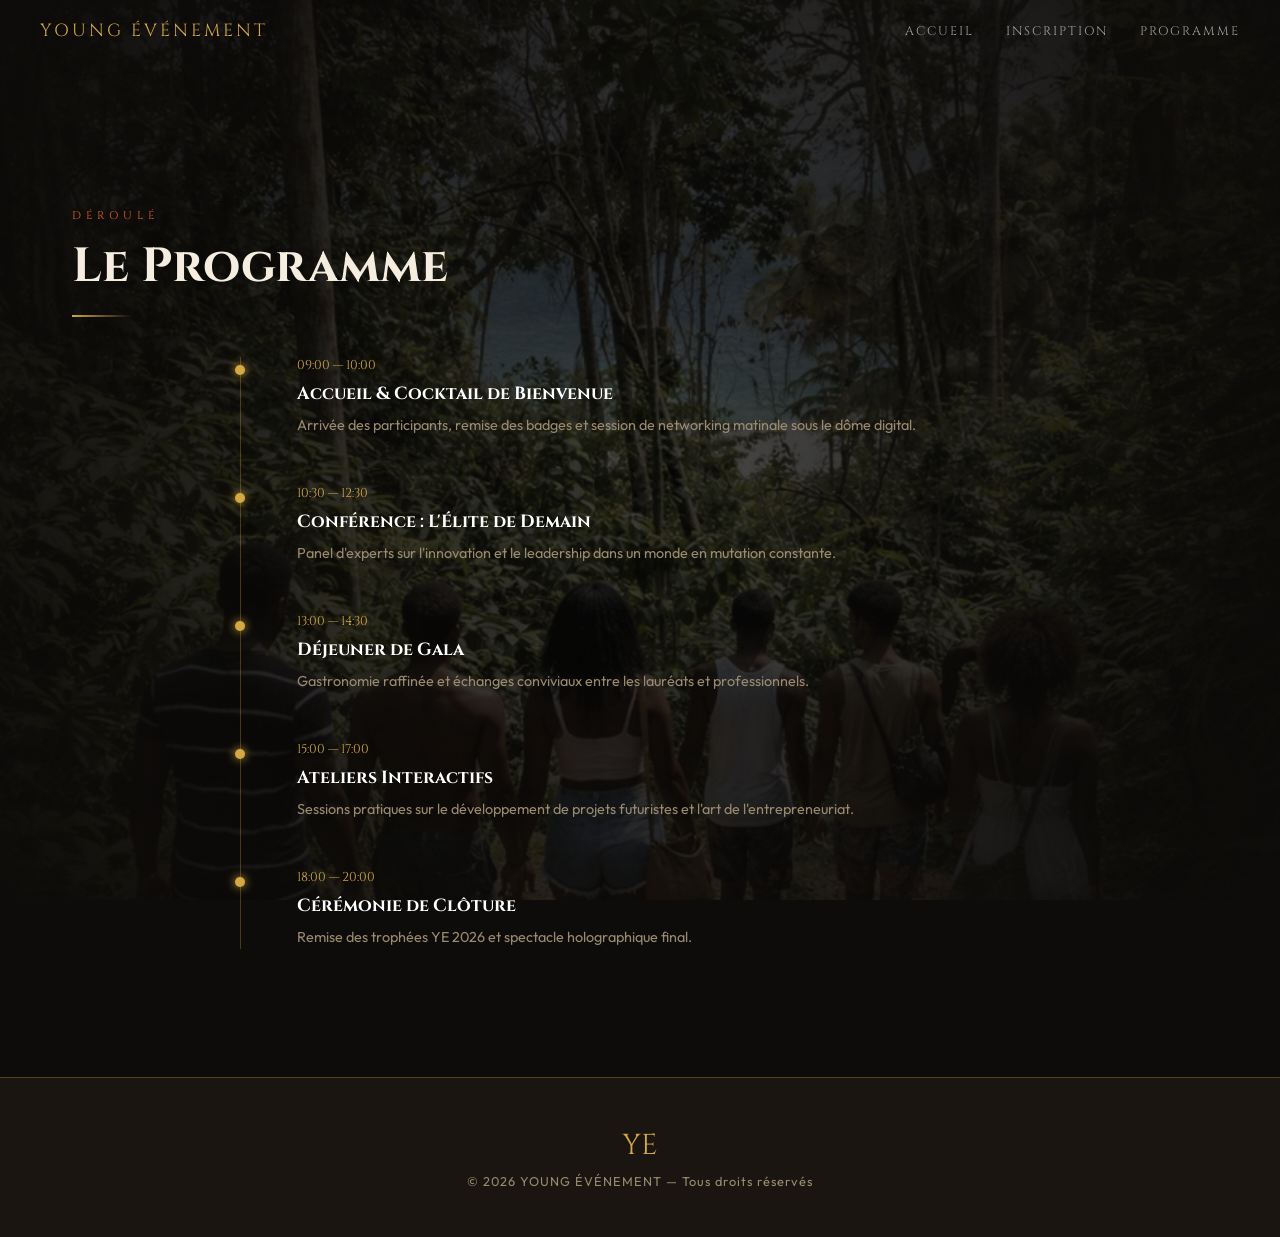
<file: programme.html>
<!DOCTYPE html>
<html lang="fr">
<head>
  <meta charset="UTF-8">
  <meta name="viewport" content="width=device-width, initial-scale=1.0">
  <title>Programme — Young Événement 2026</title>
  <link rel="preconnect" href="https://fonts.googleapis.com">
  <link rel="preconnect" href="https://fonts.gstatic.com" crossorigin>
  <link href="https://fonts.googleapis.com/css2?family=Cinzel:wght@400;700&family=Outfit:wght@300;400;600&display=swap" rel="stylesheet">
  <link rel="stylesheet" href="style.css">
  <style>
    .timeline { position: relative; max-width: 800px; margin: 2rem auto; padding-left: 2rem; border-left: 1px solid var(--border); }
    .tl-item { position: relative; margin-bottom: 3rem; padding-left: 1.5rem; }
    .tl-item::before { content: ''; position: absolute; left: -2.35rem; top: 0.5rem; width: 10px; height: 10px; background: var(--gold); border-radius: 50%; box-shadow: 0 0 10px var(--gold); }
    .tl-time { color: var(--gold); font-family: 'Cinzel'; font-size: 0.8rem; margin-bottom: 0.5rem; display: block; }
    .tl-title { font-family: 'Cinzel'; color: #fff; font-size: 1.1rem; margin-bottom: 0.5rem; }
    .tl-desc { color: var(--muted); font-size: 0.9rem; line-height: 1.6; }

    /* Background styling */
    .page-bg {
      position: fixed; inset: 0; z-index: -1;
      background-image: url("progra.jpeg");
      background-size: cover;
      background-position: center;
      filter: brightness(0.3) saturate(0.8);
    }
    .page-overlay {
      position: fixed; inset: 0; z-index: -1;
      background: radial-gradient(circle at center, transparent, var(--dark));
    }
  </style>
</head>
<body>

  <div id="progress" class="progress"></div>
  <div id="toast" class="toast"></div>

  <div class="page-bg"></div>
  <div class="page-overlay"></div>

  <nav id="navbar">
    <a href="index.html" class="nav-logo">YOUNG ÉVÉNEMENT</a>
    <div class="nav-links">
      <a href="index.html">Accueil</a>
      <a href="inscription.html">Inscription</a>
      <a href="programme.html">Programme</a>
    </div>
  </nav>

  <main style="padding-top: 8rem;">
    <section>
      <div class="section-label">Déroulé</div>
      <h1 class="section-title">Le Programme</h1>
      <div class="section-line"></div>

      <div class="timeline">
        <div class="tl-item">
          <span class="tl-time">09:00 — 10:00</span>
          <h3 class="tl-title">Accueil & Cocktail de Bienvenue</h3>
          <p class="tl-desc">Arrivée des participants, remise des badges et session de networking matinale sous le dôme digital.</p>
        </div>
        <div class="tl-item">
          <span class="tl-time">10:30 — 12:30</span>
          <h3 class="tl-title">Conférence : L'Élite de Demain</h3>
          <p class="tl-desc">Panel d'experts sur l'innovation et le leadership dans un monde en mutation constante.</p>
        </div>
        <div class="tl-item">
          <span class="tl-time">13:00 — 14:30</span>
          <h3 class="tl-title">Déjeuner de Gala</h3>
          <p class="tl-desc">Gastronomie raffinée et échanges conviviaux entre les lauréats et professionnels.</p>
        </div>
        <div class="tl-item">
          <span class="tl-time">15:00 — 17:00</span>
          <h3 class="tl-title">Ateliers Interactifs</h3>
          <p class="tl-desc">Sessions pratiques sur le développement de projets futuristes et l'art de l'entrepreneuriat.</p>
        </div>
        <div class="tl-item">
          <span class="tl-time">18:00 — 20:00</span>
          <h3 class="tl-title">Cérémonie de Clôture</h3>
          <p class="tl-desc">Remise des trophées YE 2026 et spectacle holographique final.</p>
        </div>
      </div>
    </section>
  </main>

  <footer>
    <div class="footer-logo">YE</div>
    <p>© 2026 YOUNG ÉVÉNEMENT — Tous droits réservés</p>
  </footer>

  <script src="main.js"></script>
</body>
</html>
</file>
<file: style.css>
:root {
  --gold: #d4a843;
  --gold2: #f0c96e;
  --orange: #e8622a;
  --cream: #f5ede0;
  --dark: #0e0c0a;
  --dark2: #1a1510;
  --glass: rgba(14,12,10,0.72);
  --glass2: rgba(255,255,255,0.06);
  --border: rgba(212,168,67,0.3);
  --text: #f0e8d8;
  --muted: #9a8a70;
}

* { margin:0; padding:0; box-sizing:border-box; }
html { scroll-behavior: smooth; }

body {
  font-family: 'Outfit', sans-serif;
  background: var(--dark);
  color: var(--text);
  overflow-x: hidden;
  min-height: 100vh;
}

/* ===================== NAV ===================== */
nav {
  position: fixed; top: 0; left: 0; right: 0; z-index: 1000;
  padding: 1.2rem 2.5rem;
  display: flex; align-items: center; justify-content: space-between;
  transition: background 0.4s, border-color 0.4s;
}
nav.scrolled {
  background: rgba(14,12,10,0.95);
  border-bottom: 1px solid var(--border);
  backdrop-filter: blur(20px);
}
.nav-logo {
  font-family: 'Cinzel', serif;
  font-size: 1.1rem;
  letter-spacing: 3px;
  color: var(--gold);
  text-decoration: none;
}
.nav-links { display: flex; gap: 2rem; }
.nav-links a {
  text-decoration: none;
  font-size: 0.78rem;
  letter-spacing: 2px;
  text-transform: uppercase;
  color: rgba(255,255,255,0.6);
  transition: color 0.2s;
  font-family: 'Cinzel', serif;
}
.nav-links a:hover { color: var(--gold); }

/* ===================== HERO ===================== */
.hero {
  position: relative;
  height: 100vh;
  min-height: 600px;
  display: flex;
  flex-direction: column;
  align-items: center;
  justify-content: center;
  overflow: hidden;
}

.hero-bg {
  position: absolute; inset: 0;
  background-image: url("background.jpeg");
  background-size: cover;
  background-position: center top;
  filter: brightness(0.55) saturate(1.2);
  transform: scale(1.05);
  animation: bgZoom 20s ease-in-out infinite alternate;
}

@keyframes bgZoom {
  from { transform: scale(1.05); }
  to { transform: scale(1.12); }
}

.hero-overlay {
  position: absolute; inset: 0;
  background: linear-gradient(180deg,
    rgba(14,12,10,0.1) 0%,
    rgba(14,12,10,0.4) 60%,
    rgba(14,12,10,0.95) 100%);
}

.hero-content {
  position: relative; z-index: 2;
  text-align: center;
  padding: 2rem;
  animation: fadeDown 1.2s ease both;
}

@keyframes fadeDown {
  from { opacity:0; transform:translateY(-30px); }
  to { opacity:1; transform:translateY(0); }
}

.hero-badge {
  display: inline-block;
  border: 1px solid var(--gold);
  color: var(--gold);
  font-family: 'Cinzel', serif;
  font-size: 0.7rem;
  letter-spacing: 5px;
  padding: 0.4rem 1.5rem;
  margin-bottom: 1.5rem;
  text-transform: uppercase;
}

.hero-title {
  font-family: 'Cinzel', serif;
  font-size: clamp(2.5rem, 7vw, 6rem);
  font-weight: 700;
  line-height: 1;
  color: #fff;
  text-shadow: 0 0 60px rgba(232,98,42,0.5);
  margin-bottom: 0.3rem;
}

.hero-title span {
  color: var(--gold);
  font-style: italic;
}

.hero-sub {
  font-family: 'Outfit', sans-serif;
  font-size: clamp(1rem, 2.5vw, 1.5rem);
  font-style: italic;
  color: var(--cream);
  opacity: 0.8;
  margin-bottom: 2.5rem;
  letter-spacing: 2px;
}

.hero-btns {
  display: flex; gap: 1rem; justify-content: center; flex-wrap: wrap;
  animation: fadeUp 1.4s 0.3s ease both;
}

@keyframes fadeUp {
  from { opacity:0; transform:translateY(20px); }
  to { opacity:1; transform:translateY(0); }
}

/* ===================== COMMON ELEMENTS ===================== */
.btn {
  font-family: 'Cinzel', serif;
  font-size: 0.78rem;
  letter-spacing: 2px;
  text-transform: uppercase;
  padding: 0.85rem 2.2rem;
  cursor: pointer;
  border: none;
  transition: all 0.3s;
  text-decoration: none;
  display: inline-block;
}
.btn-primary {
  background: linear-gradient(135deg, var(--orange), var(--gold));
  color: #fff;
  box-shadow: 0 4px 25px rgba(232,98,42,0.4);
}
.btn-primary:hover {
  transform: translateY(-3px);
  box-shadow: 0 8px 35px rgba(232,98,42,0.6);
}
.btn-ghost {
  background: transparent;
  color: var(--gold);
  border: 1px solid var(--border);
}

section { max-width: 1200px; margin: 0 auto; padding: 5rem 2rem; }
.section-label { font-family: 'Cinzel', serif; font-size: 0.7rem; letter-spacing: 5px; color: var(--orange); text-transform: uppercase; margin-bottom: 0.7rem; }
.section-title { font-family: 'Cinzel', serif; font-size: clamp(1.8rem, 4vw, 3rem); font-weight: 700; color: var(--cream); margin-bottom: 1rem; }
.section-line { width: 60px; height: 2px; background: linear-gradient(90deg, var(--gold), transparent); margin-bottom: 2.5rem; }

/* ===================== FORMS ===================== */
.form-section {
  background: linear-gradient(135deg, var(--dark2), rgba(26,21,16,0.5));
  border: 1px solid var(--border);
  padding: 3.5rem;
  max-width: 800px;
  margin: 2rem auto;
  box-shadow: 0 20px 60px rgba(0,0,0,0.5);
  position: relative;
}
.form-grid { display: grid; grid-template-columns: 1fr 1fr; gap: 1.2rem; margin-bottom: 1.2rem; }
.form-group { display: flex; flex-direction: column; gap: 0.4rem; }
.form-group.full { grid-column: 1/-1; }
.form-group label { font-size: 0.72rem; letter-spacing: 2px; text-transform: uppercase; color: var(--muted); font-family: 'Cinzel', serif; }
.form-group input, .form-group select, .form-group textarea {
  background: rgba(255,255,255,0.04); border: 1px solid var(--border);
  color: var(--text); padding: 0.85rem 1rem; font-family: 'Outfit', sans-serif;
  font-size: 0.9rem; outline: none; transition: all 0.25s;
}
.form-group input:focus { border-color: var(--gold); box-shadow: 0 0 15px rgba(212,168,67,0.15); }

/* ===================== TABLE ===================== */
.table-wrap { overflow-x: auto; border: 1px solid var(--border); margin-top: 2rem; }
table { width: 100%; border-collapse: collapse; font-size: 0.87rem; }
thead tr { background: rgba(212,168,67,0.08); border-bottom: 1px solid var(--border); }
thead th { font-family: 'Cinzel', serif; font-size: 0.65rem; letter-spacing: 2px; text-transform: uppercase; color: var(--gold); padding: 1rem 1.2rem; text-align: left; }
tbody tr { border-bottom: 1px solid rgba(212,168,67,0.08); transition: background 0.2s; }
tbody tr:hover { background: rgba(255,255,255,0.03); }
tbody td { padding: 0.9rem 1.2rem; color: var(--text); }
.badge { display: inline-block; padding: 0.2rem 0.7rem; font-size: 0.65rem; letter-spacing: 1px; text-transform: uppercase; border-radius: 20px; }
.badge-confirm { background: rgba(34,197,94,0.15); color: #4ade80; border: 1px solid rgba(34,197,94,0.3); }
.badge-attente { background: rgba(212,168,67,0.15); color: var(--gold); border: 1px solid var(--border); }

/* ===================== ADMIN CORNER = :D ===================== */
.admin-trigger {
  position: fixed; bottom: 2rem; left: 2rem; z-index: 2000;
  width: 50px; height: 50px; border-radius: 50%;
  background: var(--dark2); border: 1px solid var(--border);
  display: flex; align-items: center; justify-content: center;
  cursor: pointer; transition: all 0.3s;
  color: var(--gold); font-size: 1.2rem;
  box-shadow: 0 5px 15px rgba(0,0,0,0.3);
}
.admin-trigger:hover {
  transform: rotate(15deg) scale(1.1);
  border-color: var(--gold);
  box-shadow: 0 8px 25px rgba(212,168,67,0.3);
}

/* ===================== TOAST & PROGRESS ===================== */
.toast {
  position: fixed; bottom: 2rem; right: 2rem; z-index: 9999;
  background: var(--dark2); border: 1px solid var(--border); border-left: 3px solid var(--gold);
  padding: 1rem 1.5rem; font-size: 0.9rem; min-width: 280px;
  transform: translateY(100px); opacity: 0; transition: all 0.4s;
}
.toast.show { transform: translateY(0); opacity: 1; }
.toast.success { border-left-color: #4ade80; }
.toast.error { border-left-color: #ef4444; }

.progress { position: fixed; top: 0; left: 0; height: 2px; background: linear-gradient(90deg, var(--orange), var(--gold)); z-index: 9999; width: 0; transition: width 0.1s; }

/* ===================== FOOTER ===================== */
footer { border-top: 1px solid var(--border); text-align: center; padding: 3rem 2rem; background: var(--dark2); }
.footer-logo { font-family: 'Cinzel', serif; font-size: 1.8rem; color: var(--gold); margin-bottom: 0.5rem; }
footer p { font-size: 0.8rem; color: var(--muted); letter-spacing: 1px; }

@media(max-width:600px) {
  nav { padding: 1rem 1.2rem; }
  .nav-links { display: none; }
  .form-grid { grid-template-columns: 1fr; }
  .form-section { padding: 2rem 1.5rem; }
}
</file>
